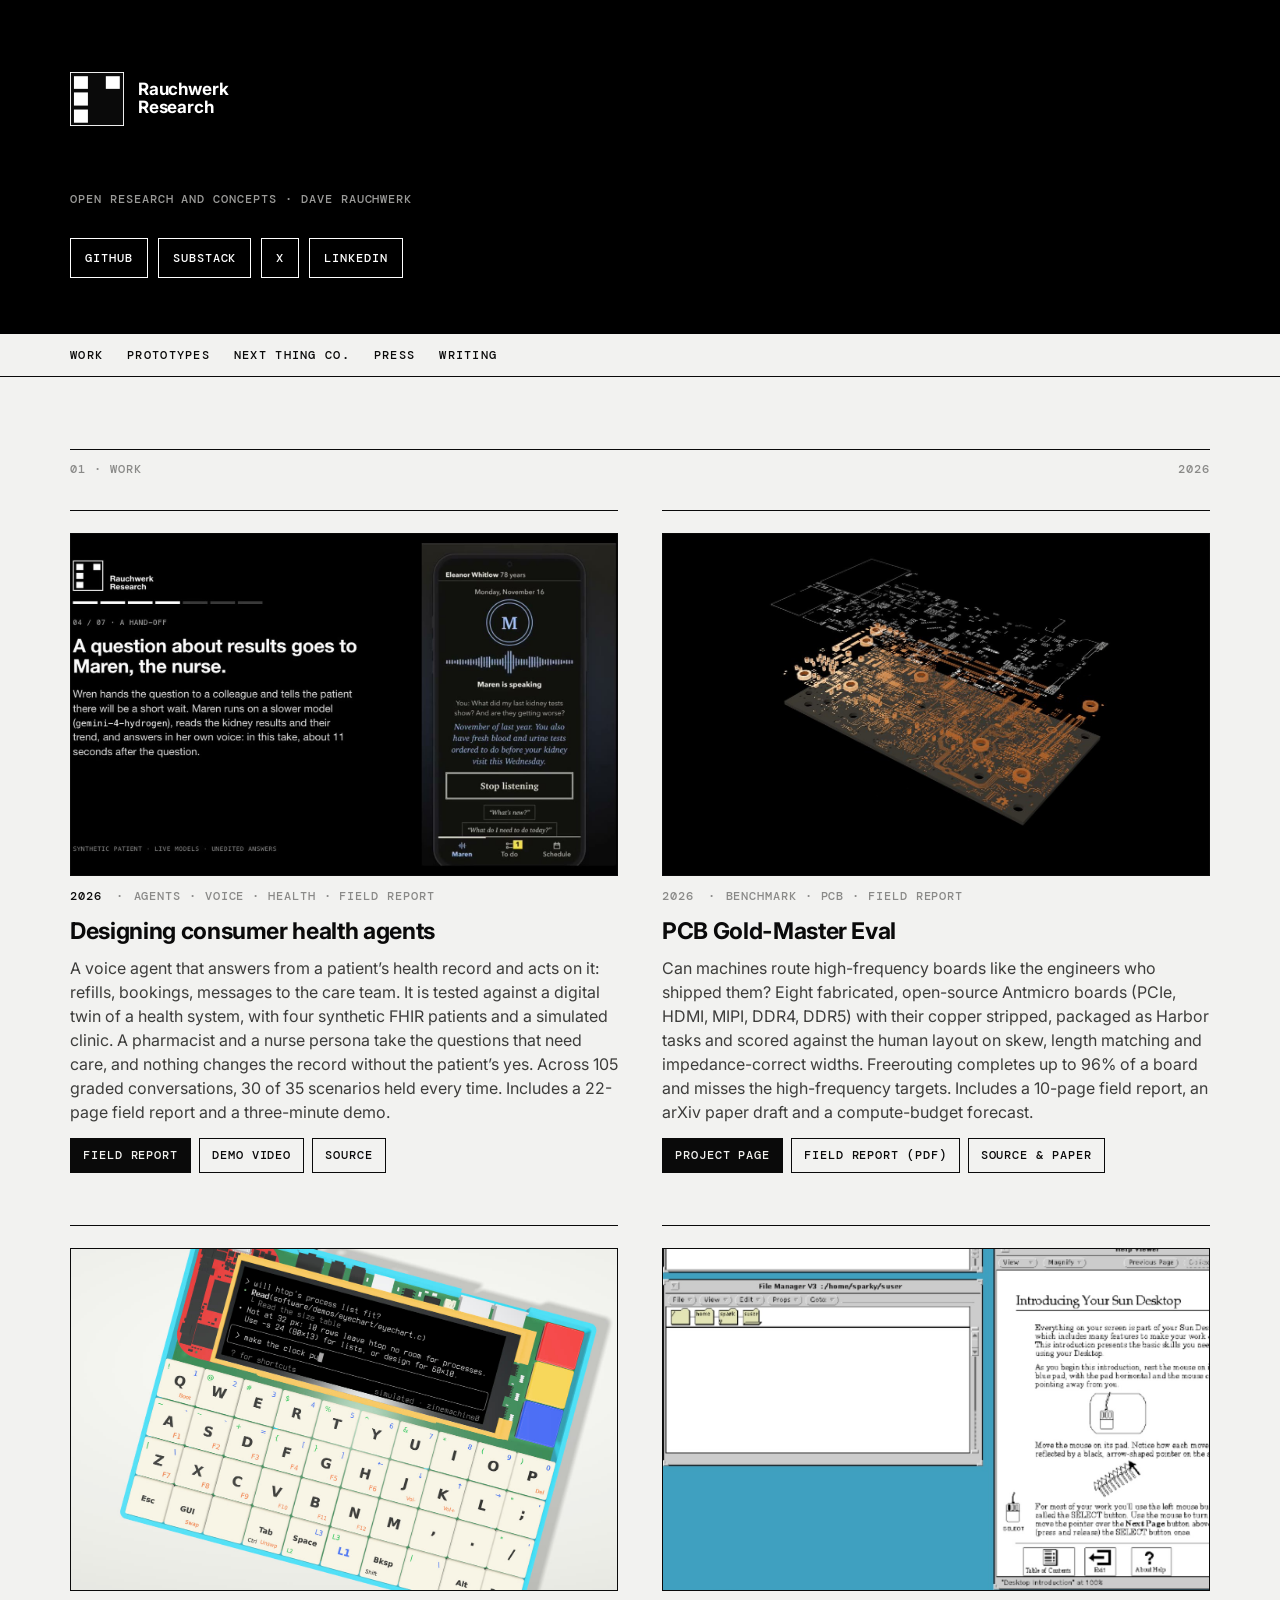
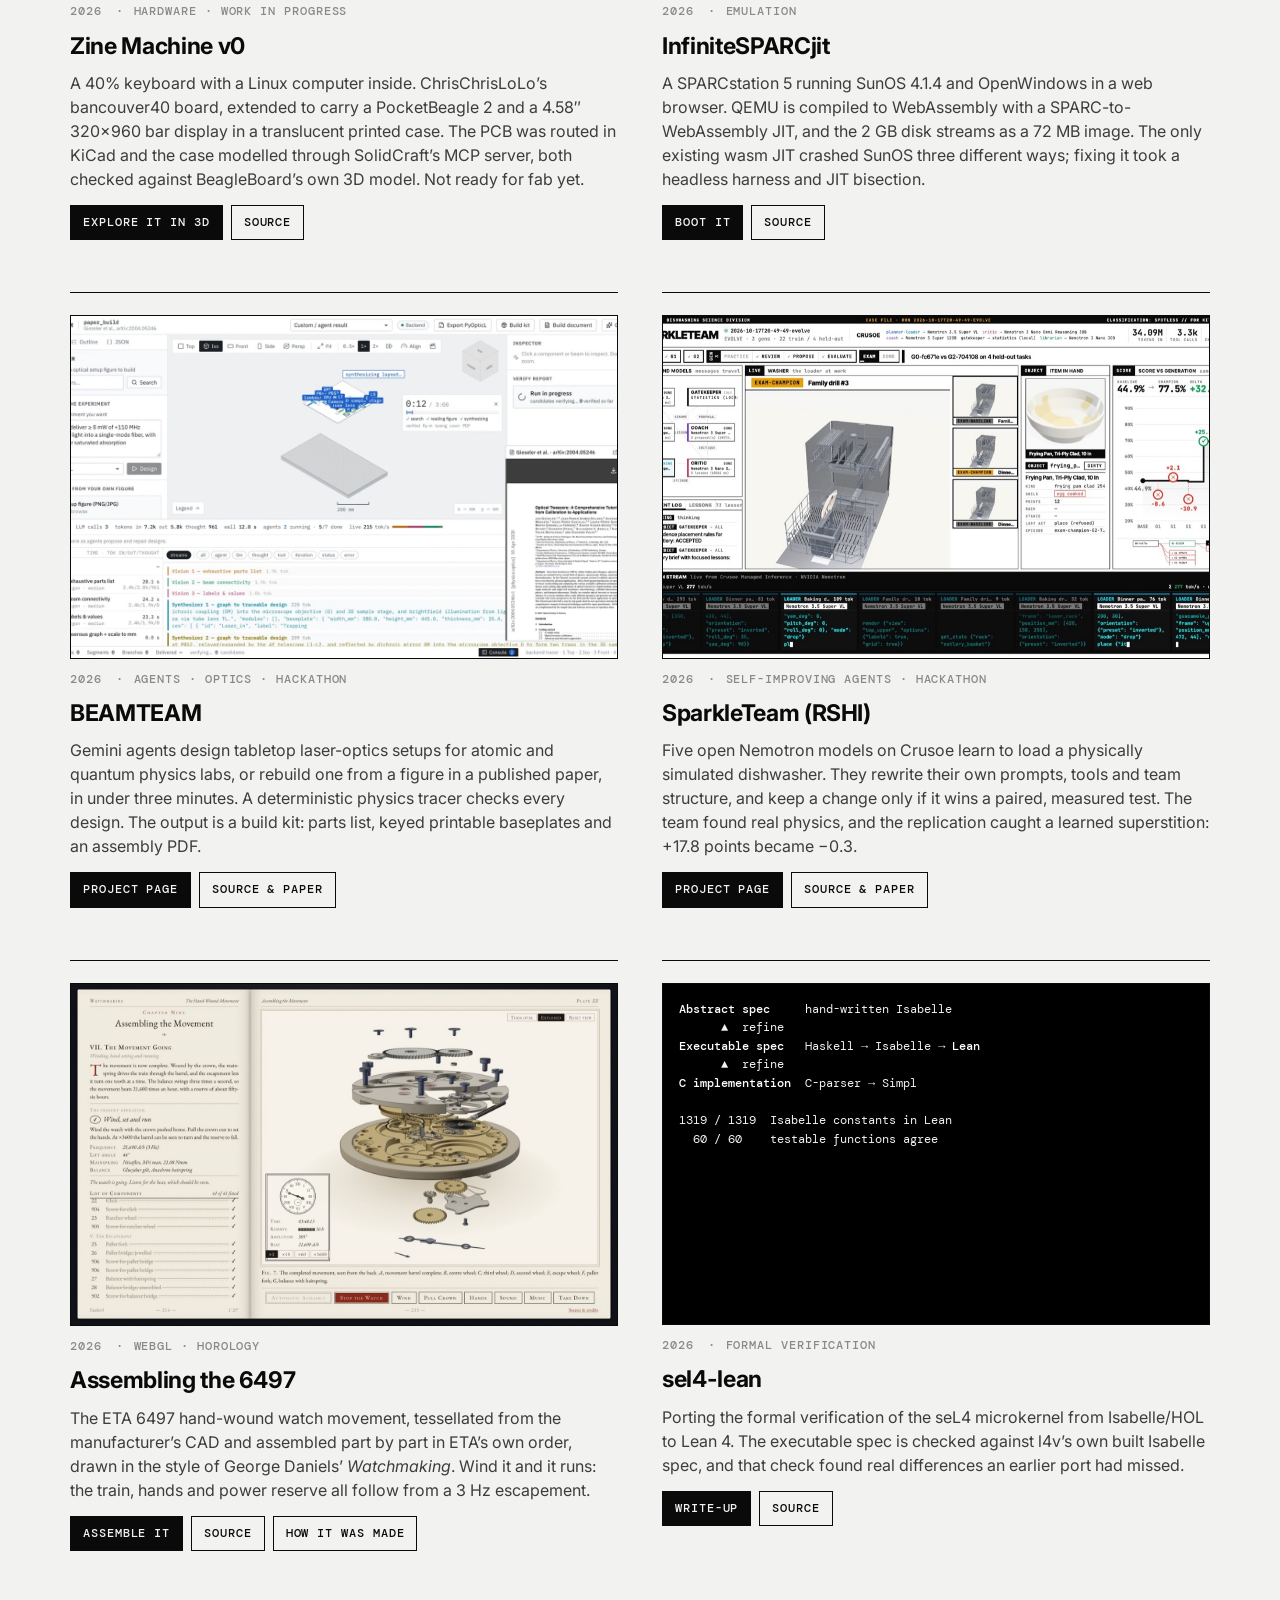
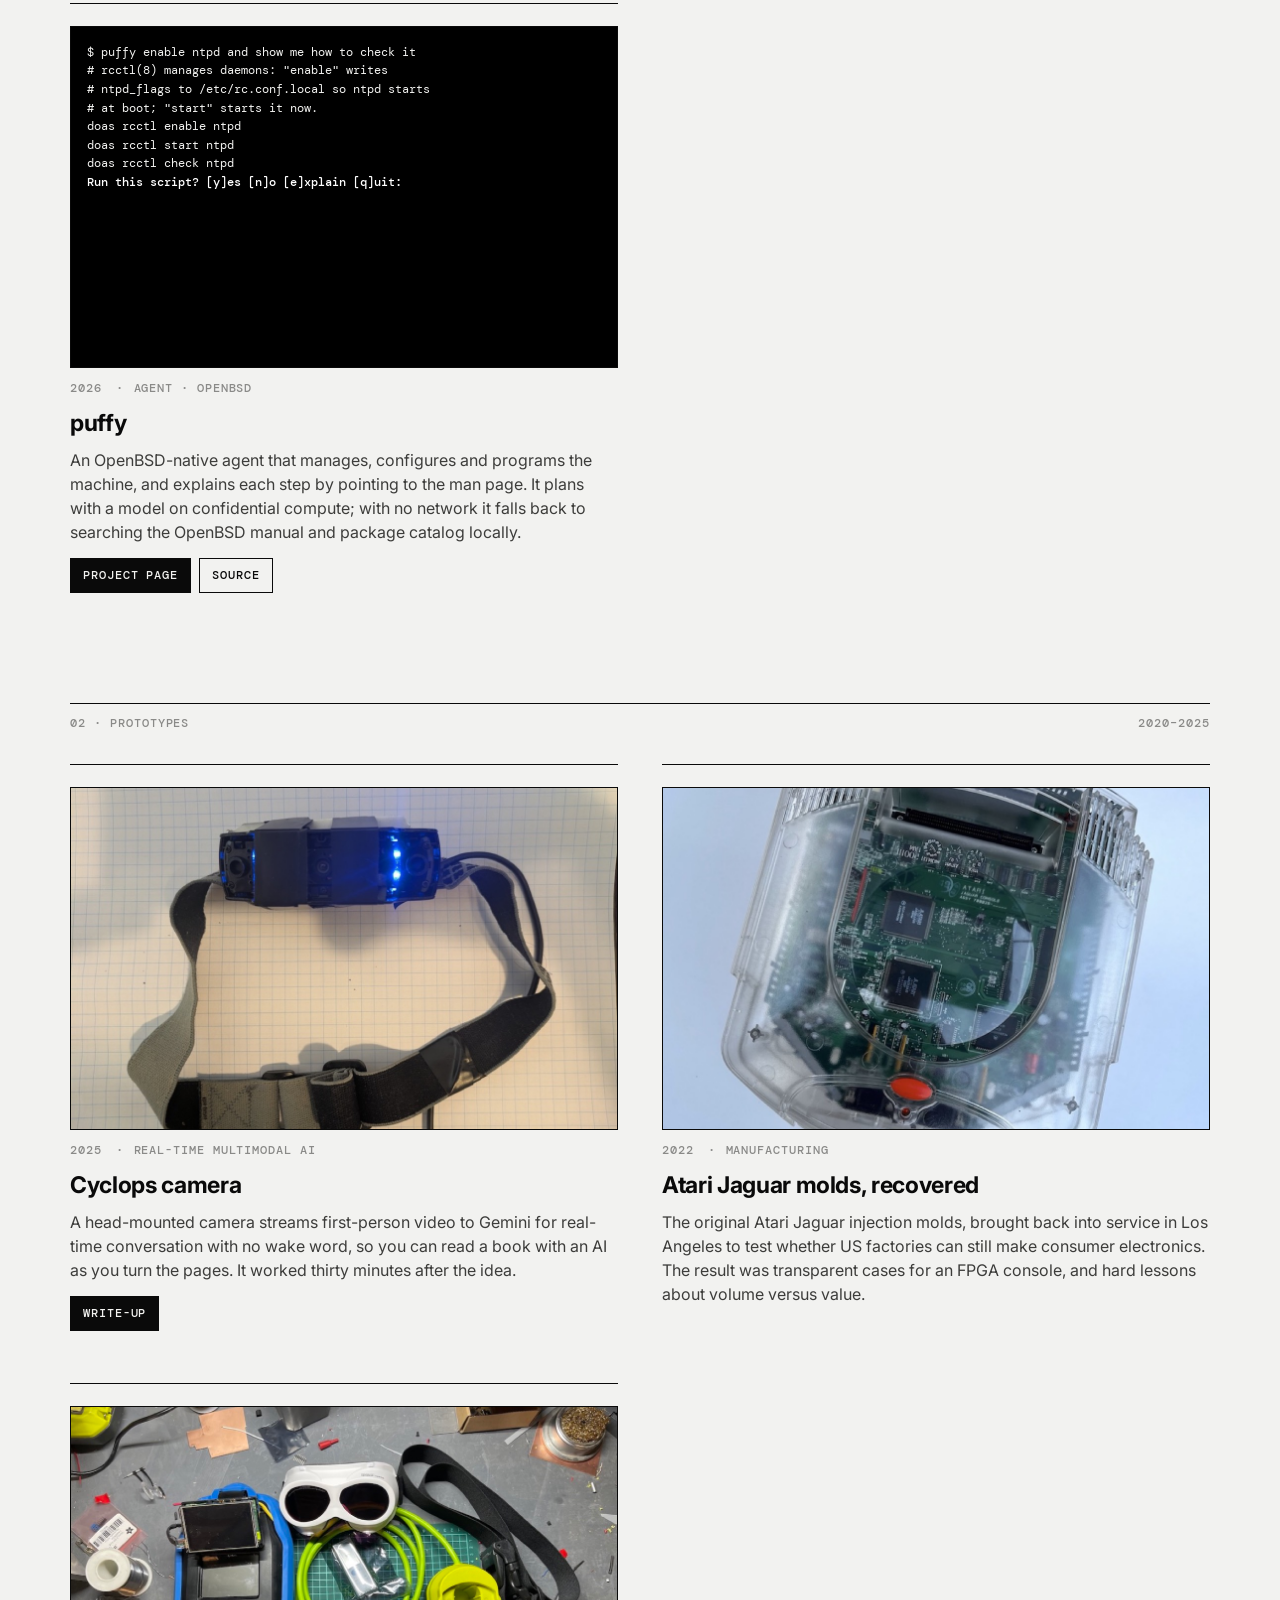
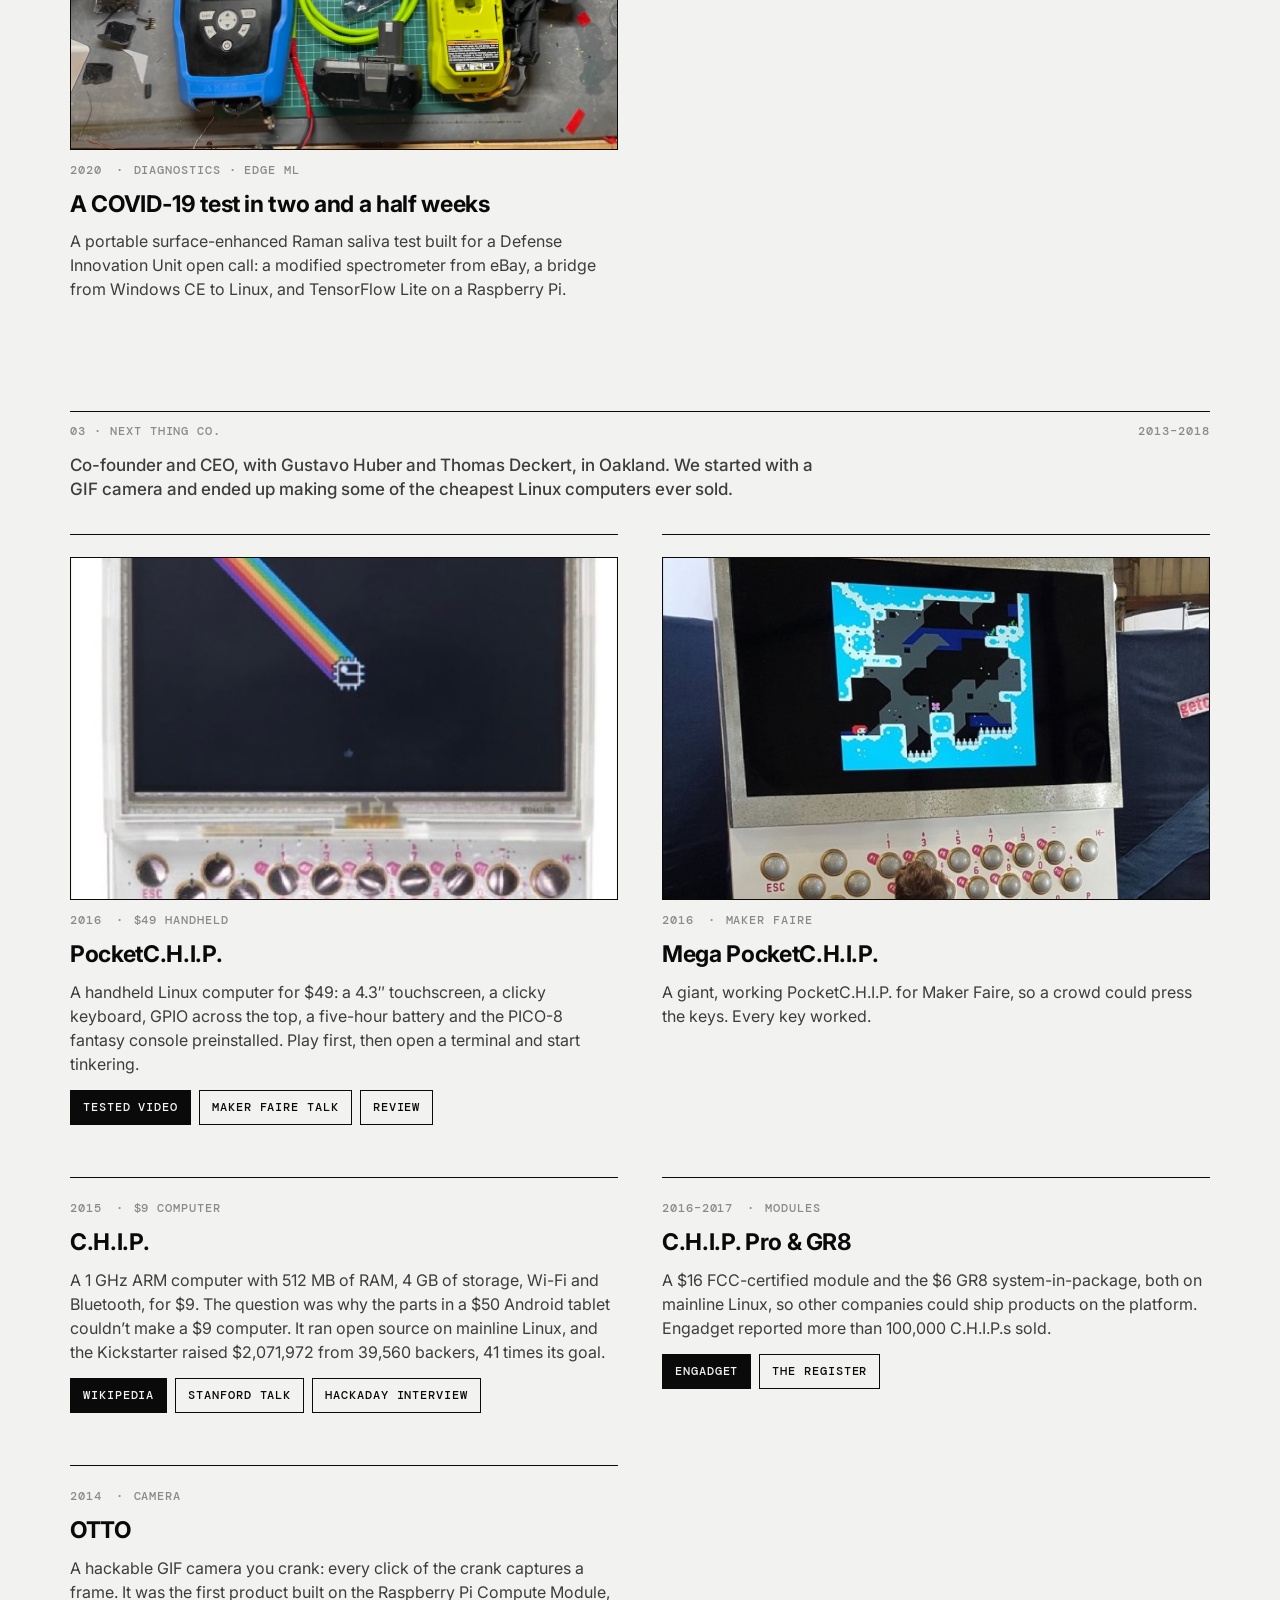
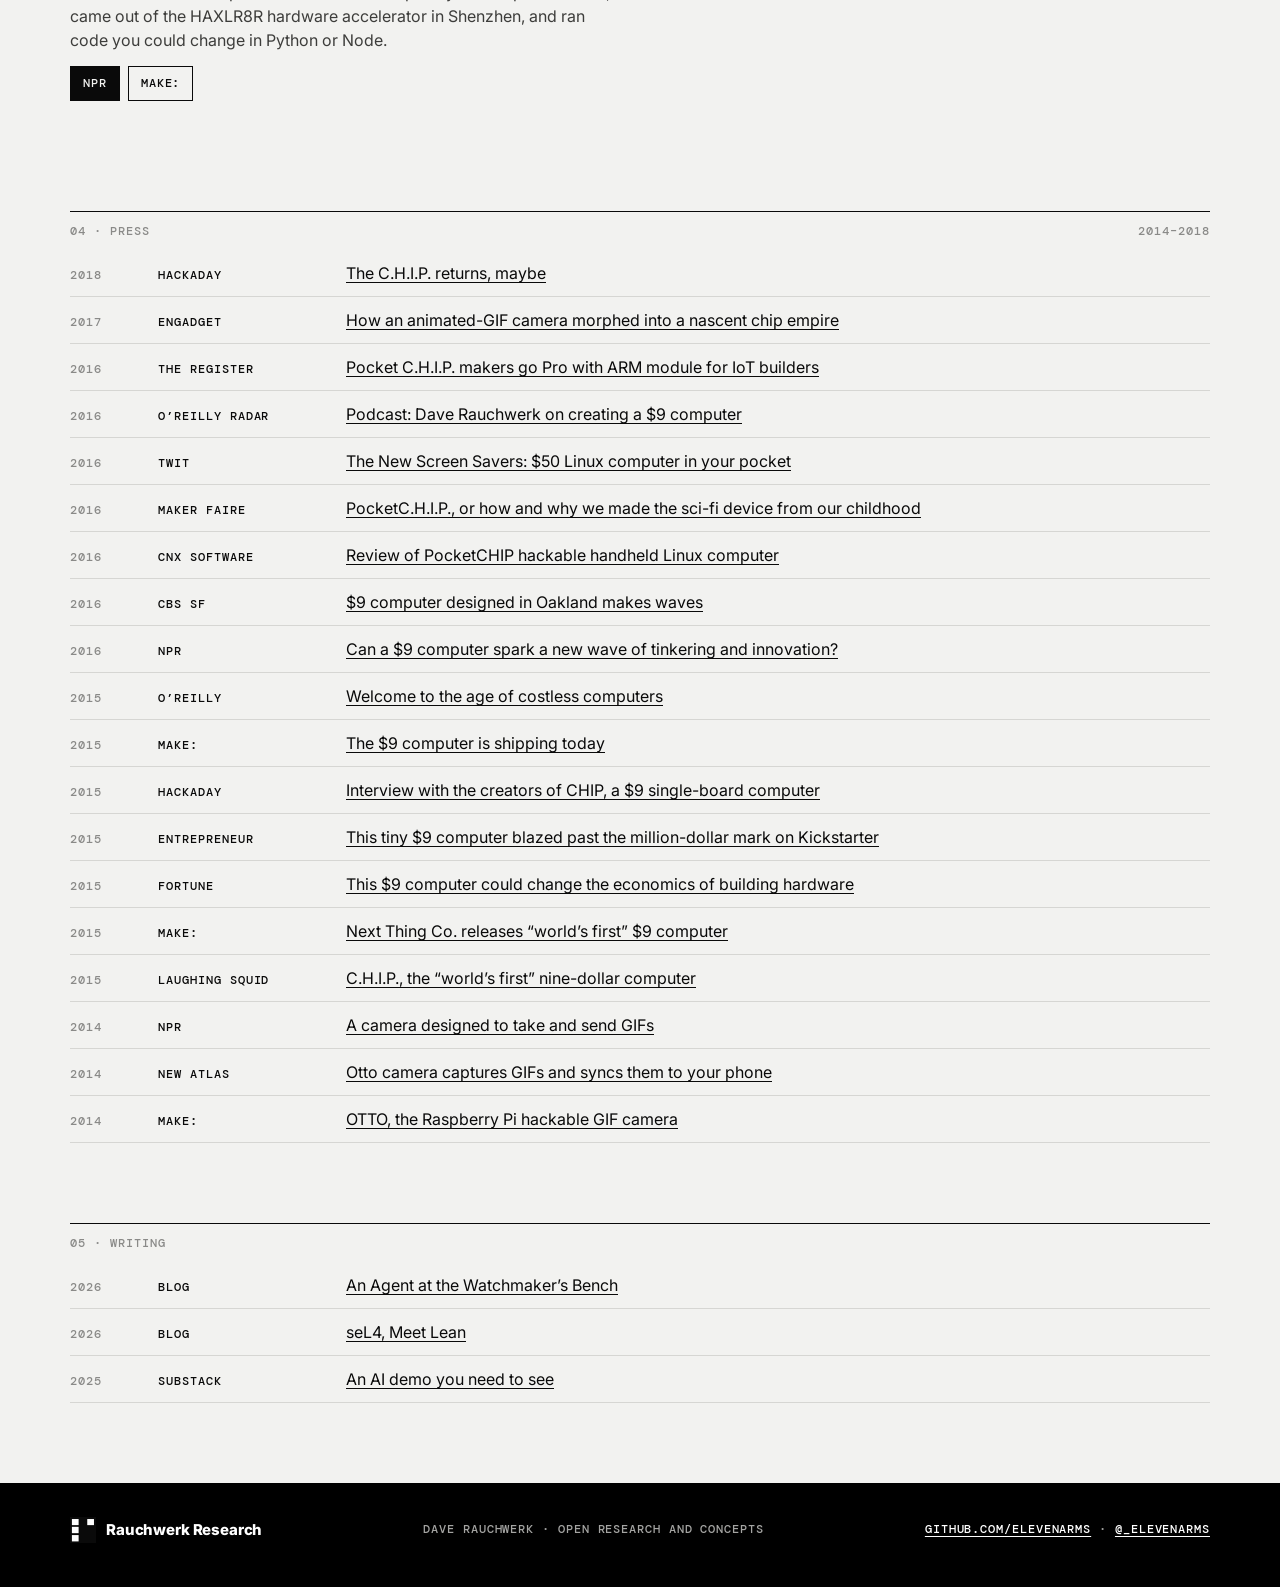
<file: index.html>
<!doctype html>
<html lang="en">
<head>
<meta charset="utf-8">
<meta name="viewport" content="width=device-width, initial-scale=1, viewport-fit=cover">
<meta name="color-scheme" content="light">
<meta name="theme-color" content="#000000">
<title>Dave Rauchwerk · Rauchwerk Research</title>
<meta name="description" content="Rauchwerk Research: Dave Rauchwerk’s personal open research and concept work. AI agents checked against something they cannot argue with, emulators, formal proofs and hardware, each published with its code and a field report.">
<meta property="og:title" content="Dave Rauchwerk · Rauchwerk Research">
<meta property="og:description" content="Personal open research and concept work: AI agents, emulators, formal proofs and hardware, each published with its code and a field report.">
<meta property="og:image" content="https://elevenarms.github.io/assets/img/beamteam.jpg">
<meta property="og:url" content="https://elevenarms.github.io/">
<link rel="preconnect" href="https://fonts.googleapis.com">
<link rel="preconnect" href="https://fonts.gstatic.com" crossorigin>
<link href="https://fonts.googleapis.com/css2?family=Inter:wght@400;500;700;800&family=DM+Mono:wght@400;500&display=swap" rel="stylesheet">
<link rel="stylesheet" href="/assets/portfolio.css">
<link rel="icon" href="data:image/svg+xml,%3Csvg xmlns='http://www.w3.org/2000/svg' viewBox='0 0 410 410'%3E%3Crect width='410' height='410' fill='%230a0a0a'/%3E%3Crect x='30' y='32' width='106' height='96' fill='%23fff'/%3E%3Crect x='30' y='155' width='106' height='100' fill='%23fff'/%3E%3Crect x='30' y='285' width='106' height='100' fill='%23fff'/%3E%3Crect x='272' y='32' width='106' height='96' fill='%23fff'/%3E%3C/svg%3E">
</head>
<body>

<header class="top">
  <div class="wrap">
    <a class="brand" href="/" aria-label="Rauchwerk Research, home"><svg viewBox="0 0 410 410" aria-hidden="true"><rect width="410" height="410" fill="#0a0a0a" stroke="#fff" stroke-width="14"/><rect x="30" y="32" width="106" height="96" fill="#fff"/><rect x="30" y="155" width="106" height="100" fill="#fff"/><rect x="30" y="285" width="106" height="100" fill="#fff"/><rect x="272" y="32" width="106" height="96" fill="#fff"/></svg><span>Rauchwerk<br>Research</span></a>
    <span class="kicker">Open research and concepts · Dave Rauchwerk</span>
    <h1 class="sr-only">Dave Rauchwerk · Rauchwerk Research</h1>
    <p class="links">
      <a href="https://github.com/elevenarms">GitHub</a>
      <a href="https://rauchwerkresearch.substack.com/">Substack</a>
      <a href="https://x.com/_elevenarms">X</a>
      <a href="https://www.linkedin.com/in/dave-rauchwerk-0ba82822/">LinkedIn</a>
    </p>
  </div>
</header>

<nav class="toc" aria-label="Sections">
  <div class="wrap">
    <a href="#work">Work</a>
    <a href="#earlier">Prototypes</a>
    <a href="#ntc">Next Thing Co.</a>
    <a href="#press">Press</a>
    <a href="#writing">Writing</a>
  </div>
</nav>

<main>
  <section id="work">
    <div class="wrap">
      <h2>01 · Work <span>2026</span></h2>
      <div class="grid">

        <article class="p">
          <figure><img src="/assets/img/health-agents.jpg" alt="A frame from the demonstration video: a phone app in which Maren, the nurse persona, is speaking, with a waveform following her voice, beside a black panel headed ‘A question about results goes to Maren, the nurse’" width="1400" height="875" loading="lazy"></figure>
          <div class="meta"><span class="new">2026</span><span>Agents · Voice · Health · Field report</span></div>
          <h3>Designing consumer health agents</h3>
          <p>A voice agent that answers from a patient’s health record and acts on it: refills, bookings, messages to the care team. It is tested against a digital twin of a health system, with four synthetic FHIR patients and a simulated clinic. A pharmacist and a nurse persona take the questions that need care, and nothing changes the record without the patient’s yes. Across 105 graded conversations, 30 of 35 scenarios held every time. Includes a 22-page field report and a three-minute demo.</p>
          <p class="go"><a href="https://elevenarms.github.io/health-hub-twin/">Field report</a><a href="https://elevenarms.github.io/health-hub-twin/media/demo.mp4">Demo video</a><a href="https://github.com/elevenarms/health-hub-twin">Source</a></p>
        </article>

        <article class="p">
          <figure><img src="/assets/img/pcb-gold-eval.jpg" alt="Exploded 3D view of Antmicro’s Jetson Orin baseboard: copper, solder mask and silkscreen layers pulled apart above the board" width="1400" height="745" loading="lazy"></figure>
          <div class="meta"><span>2026</span><span>Benchmark · PCB · Field report</span></div>
          <h3>PCB Gold-Master Eval</h3>
          <p>Can machines route high-frequency boards like the engineers who shipped them? Eight fabricated, open-source Antmicro boards (PCIe, HDMI, MIPI, DDR4, DDR5) with their copper stripped, packaged as Harbor tasks and scored against the human layout on skew, length matching and impedance-correct widths. Freerouting completes up to 96% of a board and misses the high-frequency targets. Includes a 10-page field report, an arXiv paper draft and a compute-budget forecast.</p>
          <p class="go"><a href="https://pcb-gold-eval.vercel.app">Project page</a><a href="https://pcb-gold-eval.vercel.app/assets/docs/field-report.pdf">Field report (PDF)</a><a href="https://github.com/elevenarms/pcb-gold-eval">Source &amp; paper</a></p>
        </article>

        <article class="p">
          <figure><img src="/assets/img/zinemachine.jpg" alt="Close-up 3D view of the Zine Machine: cream keycaps printed with coloured layer legends, a bar display showing an agent chat, and red, yellow and blue mode keys in a cyan tray" width="1400" height="875" loading="lazy"></figure>
          <div class="meta"><span>2026</span><span>Hardware · Work in progress</span></div>
          <h3>Zine Machine v0</h3>
          <p>A 40% keyboard with a Linux computer inside. ChrisChrisLoLo’s bancouver40 board, extended to carry a PocketBeagle&nbsp;2 and a 4.58″ 320×960 bar display in a translucent printed case. The PCB was routed in KiCad and the case modelled through SolidCraft’s MCP server, both checked against BeagleBoard’s own 3D model. Not ready for fab yet.</p>
          <p class="go"><a href="/zinemachine/">Explore it in 3D</a><a href="https://github.com/elevenarms/zinemachine0">Source</a></p>
        </article>

        <article class="p">
          <figure><img src="/assets/img/sparc.jpg" alt="The OpenWindows desktop on an emulated SPARCstation, running in a browser" width="1400" height="878" loading="lazy"></figure>
          <div class="meta"><span>2026</span><span>Emulation</span></div>
          <h3>InfiniteSPARCjit</h3>
          <p>A SPARCstation 5 running SunOS 4.1.4 and OpenWindows in a web browser. QEMU is compiled to WebAssembly with a SPARC-to-WebAssembly JIT, and the 2&nbsp;GB disk streams as a 72&nbsp;MB image. The only existing wasm JIT crashed SunOS three different ways; fixing it took a headless harness and JIT bisection.</p>
          <p class="go"><a href="https://elevenarms.github.io/InfiniteSPARCjit/">Boot it</a><a href="https://github.com/elevenarms/InfiniteSPARCjit">Source</a></p>
        </article>

        <article class="p">
          <figure><img src="/assets/img/beamteam.jpg" alt="A figure from a physics paper over a 3D optical bench, with parts boxed by vision agents" width="1400" height="745" loading="lazy"></figure>
          <div class="meta"><span>2026</span><span>Agents · Optics · Hackathon</span></div>
          <h3>BEAMTEAM</h3>
          <p>Gemini agents design tabletop laser-optics setups for atomic and quantum physics labs, or rebuild one from a figure in a published paper, in under three minutes. A deterministic physics tracer checks every design. The output is a build kit: parts list, keyed printable baseplates and an assembly PDF.</p>
          <p class="go"><a href="https://elevenarms.github.io/beamteam/">Project page</a><a href="https://github.com/elevenarms/beamteam">Source &amp; paper</a></p>
        </article>

        <article class="p">
          <figure><img src="/assets/img/rshi.jpg" alt="The SparkleTeam studio: an agent team graph beside a simulated dishwasher" width="1400" height="745" loading="lazy"></figure>
          <div class="meta"><span>2026</span><span>Self-improving agents · Hackathon</span></div>
          <h3>SparkleTeam (RSHI)</h3>
          <p>Five open Nemotron models on Crusoe learn to load a physically simulated dishwasher. They rewrite their own prompts, tools and team structure, and keep a change only if it wins a paired, measured test. The team found real physics, and the replication caught a learned superstition: +17.8 points became −0.3.</p>
          <p class="go"><a href="https://elevenarms.github.io/RSHI/">Project page</a><a href="https://github.com/elevenarms/RSHI">Source &amp; paper</a></p>
        </article>

        <article class="p">
          <figure><img src="/assets/img/6497.jpg" alt="Exploded view of the ETA 6497 watch movement drawn as an engraved plate" width="1400" height="1050" loading="lazy"></figure>
          <div class="meta"><span>2026</span><span>WebGL · Horology</span></div>
          <h3>Assembling the 6497</h3>
          <p>The ETA 6497 hand-wound watch movement, tessellated from the manufacturer’s CAD and assembled part by part in ETA’s own order, drawn in the style of George Daniels’ <i>Watchmaking</i>. Wind it and it runs: the train, hands and power reserve all follow from a 3&nbsp;Hz escapement.</p>
          <p class="go"><a href="https://elevenarms.github.io/6497D/">Assemble it</a><a href="https://github.com/elevenarms/6497D">Source</a><a href="/posts/agentic-watchmaking/">How it was made</a></p>
        </article>

        <article class="p">
<pre aria-label="Diagram of the seL4 refinement stack"><b>Abstract spec</b>     hand-written Isabelle
      ▲  refine
<b>Executable spec</b>   Haskell → Isabelle → <b>Lean</b>
      ▲  refine
<b>C implementation</b>  C-parser → Simpl

1319 / 1319  Isabelle constants in Lean
  60 / 60    testable functions agree</pre>
          <div class="meta"><span>2026</span><span>Formal verification</span></div>
          <h3>sel4-lean</h3>
          <p>Porting the formal verification of the seL4 microkernel from Isabelle/HOL to Lean 4. The executable spec is checked against l4v’s own built Isabelle spec, and that check found real differences an earlier port had missed.</p>
          <p class="go"><a href="/posts/sel4-meets-lean/">Write-up</a><a href="https://github.com/elevenarms/sel4-lean">Source</a></p>
        </article>

        <article class="p">
<pre aria-label="A puffy session in a terminal">$ puffy enable ntpd and show me how to check it
# rcctl(8) manages daemons: "enable" writes
# ntpd_flags to /etc/rc.conf.local so ntpd starts
# at boot; "start" starts it now.
doas rcctl enable ntpd
doas rcctl start ntpd
doas rcctl check ntpd
<b>Run this script? [y]es [n]o [e]xplain [q]uit:</b></pre>
          <div class="meta"><span>2026</span><span>Agent · OpenBSD</span></div>
          <h3>puffy</h3>
          <p>An OpenBSD-native agent that manages, configures and programs the machine, and explains each step by pointing to the man page. It plans with a model on confidential compute; with no network it falls back to searching the OpenBSD manual and package catalog locally.</p>
          <p class="go"><a href="https://elevenarms.github.io/puffy/">Project page</a><a href="https://github.com/elevenarms/puffy">Source</a></p>
        </article>

      </div>
    </div>
  </section>

  <section id="earlier">
    <div class="wrap">
      <h2>02 · Prototypes <span>2020–2025</span></h2>
      <div class="grid">

        <article class="p">
          <figure><img src="/assets/img/cyclops.jpg" alt="A head-mounted camera rig" width="1100" height="825" loading="lazy"></figure>
          <div class="meta"><span>2025</span><span>Real-time multimodal AI</span></div>
          <h3>Cyclops camera</h3>
          <p>A head-mounted camera streams first-person video to Gemini for real-time conversation with no wake word, so you can read a book with an AI as you turn the pages. It worked thirty minutes after the idea.</p>
          <p class="go"><a href="https://rauchwerkresearch.substack.com/p/an-ai-demo-you-need-to-see">Write-up</a></p>
        </article>

        <article class="p">
          <figure><img src="/assets/img/jaguar.jpg" alt="A transparent Atari Jaguar console shell" width="1100" height="1100" loading="lazy"></figure>
          <div class="meta"><span>2022</span><span>Manufacturing</span></div>
          <h3>Atari Jaguar molds, recovered</h3>
          <p>The original Atari Jaguar injection molds, brought back into service in Los Angeles to test whether US factories can still make consumer electronics. The result was transparent cases for an FPGA console, and hard lessons about volume versus value.</p>
        </article>

        <article class="p">
          <figure><img src="/assets/img/raman.jpg" alt="A Raman spectrometer rig with a Raspberry Pi touchscreen" width="1100" height="825" loading="lazy"></figure>
          <div class="meta"><span>2020</span><span>Diagnostics · Edge ML</span></div>
          <h3>A COVID-19 test in two and a half weeks</h3>
          <p>A portable surface-enhanced Raman saliva test built for a Defense Innovation Unit open call: a modified spectrometer from eBay, a bridge from Windows CE to Linux, and TensorFlow Lite on a Raspberry Pi.</p>
        </article>

      </div>
    </div>
  </section>

  <section id="ntc">
    <div class="wrap">
      <h2>03 · Next Thing Co. <span>2013–2018</span></h2>
      <p class="lede">Co-founder and CEO, with Gustavo Huber and Thomas Deckert, in Oakland. We started with a GIF camera and ended up making some of the cheapest Linux computers ever sold.</p>
      <div class="grid">

        <article class="p">
          <figure><img class="tall" src="/assets/img/pocketchip.jpg" alt="PocketC.H.I.P., a handheld computer with a screen and keyboard" width="977" height="1400" loading="lazy"></figure>
          <div class="meta"><span>2016</span><span>$49 handheld</span></div>
          <h3>PocketC.H.I.P.</h3>
          <p>A handheld Linux computer for $49: a 4.3″ touchscreen, a clicky keyboard, GPIO across the top, a five-hour battery and the PICO-8 fantasy console preinstalled. Play first, then open a terminal and start tinkering.</p>
          <p class="go"><a href="https://www.youtube.com/watch?v=hXDizTasY6A">Tested video</a><a href="https://makerfaire.com/maker/entry/56267/">Maker Faire talk</a><a href="https://www.cnx-software.com/2016/06/25/review-of-pocketchip-hackable-portable-linux-computer/">Review</a></p>
        </article>

        <article class="p">
          <figure><img class="tall" src="/assets/img/mega-pocketchip.jpg" alt="A giant working PocketC.H.I.P. at Maker Faire" width="722" height="1100" loading="lazy"></figure>
          <div class="meta"><span>2016</span><span>Maker Faire</span></div>
          <h3>Mega PocketC.H.I.P.</h3>
          <p>A giant, working PocketC.H.I.P. for Maker Faire, so a crowd could press the keys. Every key worked.</p>
        </article>

        <article class="p">
          <div class="meta"><span>2015</span><span>$9 computer</span></div>
          <h3>C.H.I.P.</h3>
          <p>A 1&nbsp;GHz ARM computer with 512&nbsp;MB of RAM, 4&nbsp;GB of storage, Wi-Fi and Bluetooth, for $9. The question was why the parts in a $50 Android tablet couldn’t make a $9 computer. It ran open source on mainline Linux, and the Kickstarter raised $2,071,972 from 39,560 backers, 41 times its goal.</p>
          <p class="go"><a href="https://en.wikipedia.org/wiki/CHIP_(computer)">Wikipedia</a><a href="https://www.youtube.com/watch?v=KqNfpL8ML_w">Stanford talk</a><a href="https://hackaday.com/2015/05/19/interview-with-the-creators-of-chip-a-9-single-board-computer/">Hackaday interview</a></p>
        </article>

        <article class="p">
          <div class="meta"><span>2016–2017</span><span>Modules</span></div>
          <h3>C.H.I.P. Pro &amp; GR8</h3>
          <p>A $16 FCC-certified module and the $6 GR8 system-in-package, both on mainline Linux, so other companies could ship products on the platform. Engadget reported more than 100,000 C.H.I.P.s sold.</p>
          <p class="go"><a href="https://www.engadget.com/2017-01-24-next-thing-co-chip-pro-gr8-interview.html">Engadget</a><a href="https://www.theregister.com/2016/10/11/chip_pro_launch/">The Register</a></p>
        </article>

        <article class="p">
          <div class="meta"><span>2014</span><span>Camera</span></div>
          <h3>OTTO</h3>
          <p>A hackable GIF camera you crank: every click of the crank captures a frame. It was the first product built on the Raspberry Pi Compute Module, came out of the HAXLR8R hardware accelerator in Shenzhen, and ran code you could change in Python or Node.</p>
          <p class="go"><a href="https://www.npr.org/sections/alltechconsidered/2014/05/21/312149951/a-camera-designed-to-take-and-send-gifs-bring-your-own-cat">NPR</a><a href="https://makezine.com/article/technology/raspberry-pi/otto-the-raspberry-pi-hackable-gif-camera/">Make:</a></p>
        </article>

      </div>
    </div>
  </section>

  <section id="press">
    <div class="wrap">
      <h2>04 · Press <span>2014–2018</span></h2>
      <ul class="rows">
        <li><span class="y">2018</span><span class="o">Hackaday</span><a class="t" href="https://hackaday.com/2018/07/20/the-c-h-i-p-returns-maybe/">The C.H.I.P. returns, maybe</a></li>
        <li><span class="y">2017</span><span class="o">Engadget</span><a class="t" href="https://www.engadget.com/2017-01-24-next-thing-co-chip-pro-gr8-interview.html">How an animated-GIF camera morphed into a nascent chip empire</a></li>
        <li><span class="y">2016</span><span class="o">The Register</span><a class="t" href="https://www.theregister.com/2016/10/11/chip_pro_launch/">Pocket C.H.I.P. makers go Pro with ARM module for IoT builders</a></li>
        <li><span class="y">2016</span><span class="o">O’Reilly Radar</span><a class="t" href="https://www.oreilly.com/content/dave-rauchwerk-on-creating-a-9-computer/">Podcast: Dave Rauchwerk on creating a $9 computer</a></li>
        <li><span class="y">2016</span><span class="o">TWiT</span><a class="t" href="https://twit.tv/shows/new-screen-savers/episodes/62">The New Screen Savers: $50 Linux computer in your pocket</a></li>
        <li><span class="y">2016</span><span class="o">Maker Faire</span><a class="t" href="https://makerfaire.com/maker/entry/56267/">PocketC.H.I.P., or how and why we made the sci-fi device from our childhood</a></li>
        <li><span class="y">2016</span><span class="o">CNX Software</span><a class="t" href="https://www.cnx-software.com/2016/06/25/review-of-pocketchip-hackable-portable-linux-computer/">Review of PocketCHIP hackable handheld Linux computer</a></li>
        <li><span class="y">2016</span><span class="o">CBS SF</span><a class="t" href="https://www.cbsnews.com/sanfrancisco/news/a-9-computer-is-making-waves/">$9 computer designed in Oakland makes waves</a></li>
        <li><span class="y">2016</span><span class="o">NPR</span><a class="t" href="https://www.npr.org/sections/alltechconsidered/2016/01/21/463592334/can-a-9-computer-spark-a-new-wave-of-tinkering-and-innovation">Can a $9 computer spark a new wave of tinkering and innovation?</a></li>
        <li><span class="y">2015</span><span class="o">O’Reilly</span><a class="t" href="https://www.oreilly.com/content/welcome-to-the-age-of-costless-computers/">Welcome to the age of costless computers</a></li>
        <li><span class="y">2015</span><span class="o">Make:</span><a class="t" href="https://makezine.com/article/maker-news/the-9-computer-is-shipping-today/">The $9 computer is shipping today</a></li>
        <li><span class="y">2015</span><span class="o">Hackaday</span><a class="t" href="https://hackaday.com/2015/05/19/interview-with-the-creators-of-chip-a-9-single-board-computer/">Interview with the creators of CHIP, a $9 single-board computer</a></li>
        <li><span class="y">2015</span><span class="o">Entrepreneur</span><a class="t" href="https://www.entrepreneur.com/article/246198">This tiny $9 computer blazed past the million-dollar mark on Kickstarter</a></li>
        <li><span class="y">2015</span><span class="o">Fortune</span><a class="t" href="https://fortune.com/2015/05/11/this-9-computer-could-change-the-economics-of-building-hardware/">This $9 computer could change the economics of building hardware</a></li>
        <li><span class="y">2015</span><span class="o">Make:</span><a class="t" href="https://makezine.com/article/maker-news/next-thing-co-releases-worlds-first-9-computer/">Next Thing Co. releases “world’s first” $9 computer</a></li>
        <li><span class="y">2015</span><span class="o">Laughing Squid</span><a class="t" href="https://laughingsquid.com/c-h-i-p-the-worlds-first-nine-dollar-computer/">C.H.I.P., the “world’s first” nine-dollar computer</a></li>
        <li><span class="y">2014</span><span class="o">NPR</span><a class="t" href="https://www.npr.org/sections/alltechconsidered/2014/05/21/312149951/a-camera-designed-to-take-and-send-gifs-bring-your-own-cat">A camera designed to take and send GIFs</a></li>
        <li><span class="y">2014</span><span class="o">New Atlas</span><a class="t" href="https://newatlas.com/otto-camera-gifs-phone/32141/">Otto camera captures GIFs and syncs them to your phone</a></li>
        <li><span class="y">2014</span><span class="o">Make:</span><a class="t" href="https://makezine.com/article/technology/raspberry-pi/otto-the-raspberry-pi-hackable-gif-camera/">OTTO, the Raspberry Pi hackable GIF camera</a></li>
      </ul>
    </div>
  </section>

  <section id="writing">
    <div class="wrap">
      <h2>05 · Writing</h2>
      <ul class="rows">
        <li><span class="y">2026</span><span class="o">Blog</span><a class="t" href="/posts/agentic-watchmaking/">An Agent at the Watchmaker’s Bench</a></li>
        <li><span class="y">2026</span><span class="o">Blog</span><a class="t" href="/posts/sel4-meets-lean/">seL4, Meet Lean</a></li>
        <li><span class="y">2025</span><span class="o">Substack</span><a class="t" href="https://rauchwerkresearch.substack.com/p/an-ai-demo-you-need-to-see">An AI demo you need to see</a></li>
      </ul>
    </div>
  </section>
</main>

<footer>
  <div class="wrap">
    <span class="bug"><svg viewBox="0 0 410 410" aria-hidden="true"><rect width="410" height="410" fill="#0a0a0a" /><rect x="30" y="32" width="106" height="96" fill="#fff"/><rect x="30" y="155" width="106" height="100" fill="#fff"/><rect x="30" y="285" width="106" height="100" fill="#fff"/><rect x="272" y="32" width="106" height="96" fill="#fff"/></svg>Rauchwerk Research</span>
    <span>Dave Rauchwerk · open research and concepts</span>
    <span><a href="https://github.com/elevenarms">github.com/elevenarms</a> · <a href="https://x.com/_elevenarms">@_elevenarms</a></span>
  </div>
</footer>
</body>
</html>
</file>
<file: assets/portfolio.css>
/* Portfolio in the Rauchwerk Research frame: a monochrome Swiss grid on warm paper.
   Helvetica Neue for headlines and text, DM Mono for labels. Rules carry the hierarchy: a heavy ink rule above every
   section and card, hairlines between rows. No radius, no shadow, no accent colour; colour appears only inside the
   projects' own images. */
:root {
  --paper: #f2f2f0; --ink: #0a0a0a; --body: #3d3d3b; --mid: #555553; --grey: #8a8a88; --rule: #d6d6d3; --tile: #e6e6e3;
  --sans: "Helvetica Neue", Inter, Arial, sans-serif;
  --mono: "DM Mono", Menlo, ui-monospace, Consolas, monospace;
  --heavy: 1.6px solid var(--ink);
  --hair: 1px solid var(--rule);
  color-scheme: light;
}
* { box-sizing: border-box; }
html { -webkit-text-size-adjust: 100%; scroll-behavior: smooth; }
@media (prefers-reduced-motion: reduce) { html { scroll-behavior: auto; } }
body { margin: 0; background: var(--paper); color: var(--ink); font: 400 16px/1.5 var(--sans); overflow-wrap: break-word; }
.wrap {
  max-width: 1180px; margin: 0 auto;
  padding-left: max(20px, env(safe-area-inset-left, 0px));
  padding-right: max(20px, env(safe-area-inset-right, 0px));
}
a { color: var(--ink); text-decoration: underline; text-underline-offset: 3px; text-decoration-thickness: 1px; }
a:hover { text-decoration-thickness: 2px; }
a:focus-visible { outline: 2px solid var(--ink); outline-offset: 3px; }
h1, h2, h3, p { margin: 0; }
h1, h2, h3 { text-wrap: balance; }
.kicker, .meta, nav.toc, section > .wrap > h2, .rows .y, .rows .o, footer, .go, .links {
  font-family: var(--mono); font-weight: 500; text-transform: uppercase; letter-spacing: .08em;
}
.kicker { font-size: 12px; color: var(--grey); display: block; }

/* ---- header: a black band with the mark, the name and what this site is ---- */
.top { background: #000; color: #fff; padding-block: clamp(36px, 6vw, 72px) clamp(32px, 5vw, 56px); }
.top a { color: #fff; }
.top a:focus-visible { outline-color: #fff; }
.brand { display: flex; align-items: center; gap: 14px; text-decoration: none; }
.brand svg { width: 54px; height: 54px; flex: none; display: block; }
.brand span { font: 700 17px/1.05 var(--sans); letter-spacing: -.01em; }
.top .kicker { margin-top: clamp(34px, 6vw, 64px); color: #9a9a98; }
.sr-only { position: absolute; width: 1px; height: 1px; margin: -1px; overflow: hidden; clip: rect(0 0 0 0); white-space: nowrap; border: 0; }
.top h1:not(.sr-only) { margin-top: 12px; font: 800 clamp(44px, 8.6vw, 104px)/.92 var(--sans); letter-spacing: -.04em; }
.top .lead { margin-top: 18px; max-width: 34em; font: 500 clamp(18px, 2.1vw, 23px)/1.32 var(--sans); letter-spacing: -.01em; }
.top .intro { margin-top: 14px; max-width: 46em; color: #c9c9c6; }
.top .motto { margin-top: 22px; font: 700 clamp(15px, 1.6vw, 18px)/1.3 var(--sans); }
.links { margin-top: 30px; display: flex; flex-wrap: wrap; gap: 10px; font-size: 12px; }
.links a { text-decoration: none; border: 1.2px solid #fff; padding: 10px 14px; }
.links a:hover { background: #fff; color: #000; }

/* ---- the facts strip under the band ---- */
.facts { background: #1b1b1b; color: #fff; }
.facts .wrap { display: grid; grid-template-columns: repeat(4, minmax(0, 1fr)); }
.facts .wrap > div { padding: 14px 16px 16px 0; border-right: 1px solid #333; margin-right: 16px; }
.facts .wrap > div:last-child { border-right: 0; margin-right: 0; }
.facts b { display: block; font: 500 11px var(--mono); letter-spacing: .09em; text-transform: uppercase; color: #8a8a88; margin-bottom: 4px; }
.facts span { font-size: 14px; line-height: 1.35; }

/* ---- sticky section bar ---- */
nav.toc { position: sticky; top: env(safe-area-inset-top, 0px); z-index: 2; background: var(--paper); border-bottom: var(--heavy); }
nav.toc .wrap { display: flex; gap: 4px 24px; flex-wrap: wrap; padding-block: 12px; font-size: 12px; }
nav.toc a { text-decoration: none; }
nav.toc a:hover { text-decoration: underline; }
body::before { content: ""; position: fixed; inset: 0 0 auto; height: env(safe-area-inset-top, 0px); background: var(--paper); z-index: 10; }

/* ---- sections ---- */
section { padding-block: clamp(44px, 6vw, 72px) 8px; scroll-margin-top: 50px; }
section > .wrap > h2 { font-size: 12px; color: var(--grey); padding-top: 10px; border-top: var(--heavy); display: flex; justify-content: space-between; gap: 12px; }
section > .wrap > h2 span { color: var(--grey); }
.shead { font: 700 clamp(26px, 3.4vw, 40px)/1.04 var(--sans); letter-spacing: -.025em; margin-top: 14px; max-width: 22em; }
.lede { max-width: 44em; margin: 14px 0 6px; font: 500 17px/1.4 var(--sans); color: var(--body); }

/* ---- project cards: a heavy rule above each, the image framed in ink ---- */
.grid { display: grid; grid-template-columns: repeat(2, minmax(0, 1fr)); gap: 0 44px; margin-top: 10px; }
.p { padding-block: 22px 30px; border-top: var(--heavy); display: grid; gap: 12px; align-content: start; min-width: 0; margin-top: 22px; }
.p figure { margin: 0; background: #000; border: 1px solid var(--ink); }
.p img { display: block; width: 100%; height: auto; aspect-ratio: 16 / 10; object-fit: cover; }
.p img.tall { object-position: 50% 30%; }
.p .meta { font-size: 11.5px; color: var(--grey); display: flex; flex-wrap: wrap; gap: 4px 14px; }
.p .meta span + span::before { content: "· "; margin-right: 2px; }
.p .meta .new { color: var(--ink); }
.p h3 { font: 700 23px/1.15 var(--sans); letter-spacing: -.015em; }
.p p { max-width: 40em; color: var(--body); }
.p .go { display: flex; flex-wrap: wrap; gap: 8px; font-size: 11.5px; margin-top: 2px; }
.p .go a { text-decoration: none; border: 1.2px solid var(--ink); padding: 8px 12px; }
.p .go a:hover { background: var(--ink); color: var(--paper); }
.p .go a:first-child { background: var(--ink); color: var(--paper); }
.p .go a:first-child:hover { background: var(--paper); color: var(--ink); }
.p pre {
  margin: 0; border: 1px solid var(--ink); padding: 16px; overflow-x: auto;
  font: 12px/1.55 var(--mono); aspect-ratio: 16 / 10; white-space: pre; background: #000; color: #f2f2f0;
}
.p pre b { font-weight: 500; color: #fff; }
.p.feature { grid-column: 1 / -1; grid-template-columns: minmax(0, 1.25fr) minmax(0, 1fr); gap: 12px 40px; }
.p.feature figure { grid-row: 1 / span 5; align-self: start; }
.p.feature h3 { font-size: clamp(26px, 2.6vw, 32px); letter-spacing: -.02em; }

/* ---- press and writing ---- */
.rows { list-style: none; margin: 10px 0 0; padding: 0; }
.rows li { display: grid; grid-template-columns: 7ch 17ch minmax(0, 1fr); gap: 4px 18px; padding-block: 11px; border-bottom: var(--hair); align-items: baseline; }
.rows .y { font-size: 12px; color: var(--grey); font-variant-numeric: tabular-nums; }
.rows .o { font-size: 12px; color: var(--ink); }

/* ---- footer: the mark bug ---- */
footer { margin-top: 72px; background: #000; color: #a4a4a2; padding-block: 34px max(44px, env(safe-area-inset-bottom, 0px)); font-size: 11.5px; }
footer a { color: #fff; }
footer .wrap { display: flex; flex-wrap: wrap; gap: 12px 28px; justify-content: space-between; align-items: center; }
footer .bug { display: flex; align-items: center; gap: 10px; font: 800 15px var(--sans); letter-spacing: -.01em; text-transform: none; color: #fff; }
footer .bug svg { width: 26px; height: 26px; }

@media (max-width: 860px) {
  .p.feature { grid-template-columns: minmax(0, 1fr); }
  .p.feature figure { grid-row: auto; }
  .facts .wrap { grid-template-columns: repeat(2, minmax(0, 1fr)); }
  .facts .wrap > div:nth-child(2) { border-right: 0; margin-right: 0; }
}
@media (max-width: 760px) {
  body { font-size: 15px; }
  .grid { grid-template-columns: minmax(0, 1fr); }
  .rows li { grid-template-columns: 5ch minmax(0, 1fr); }
  .rows li .t { grid-column: 2; }
}
@media print {
  nav.toc { display: none; }
  .p { break-inside: avoid; }
}
</file>
